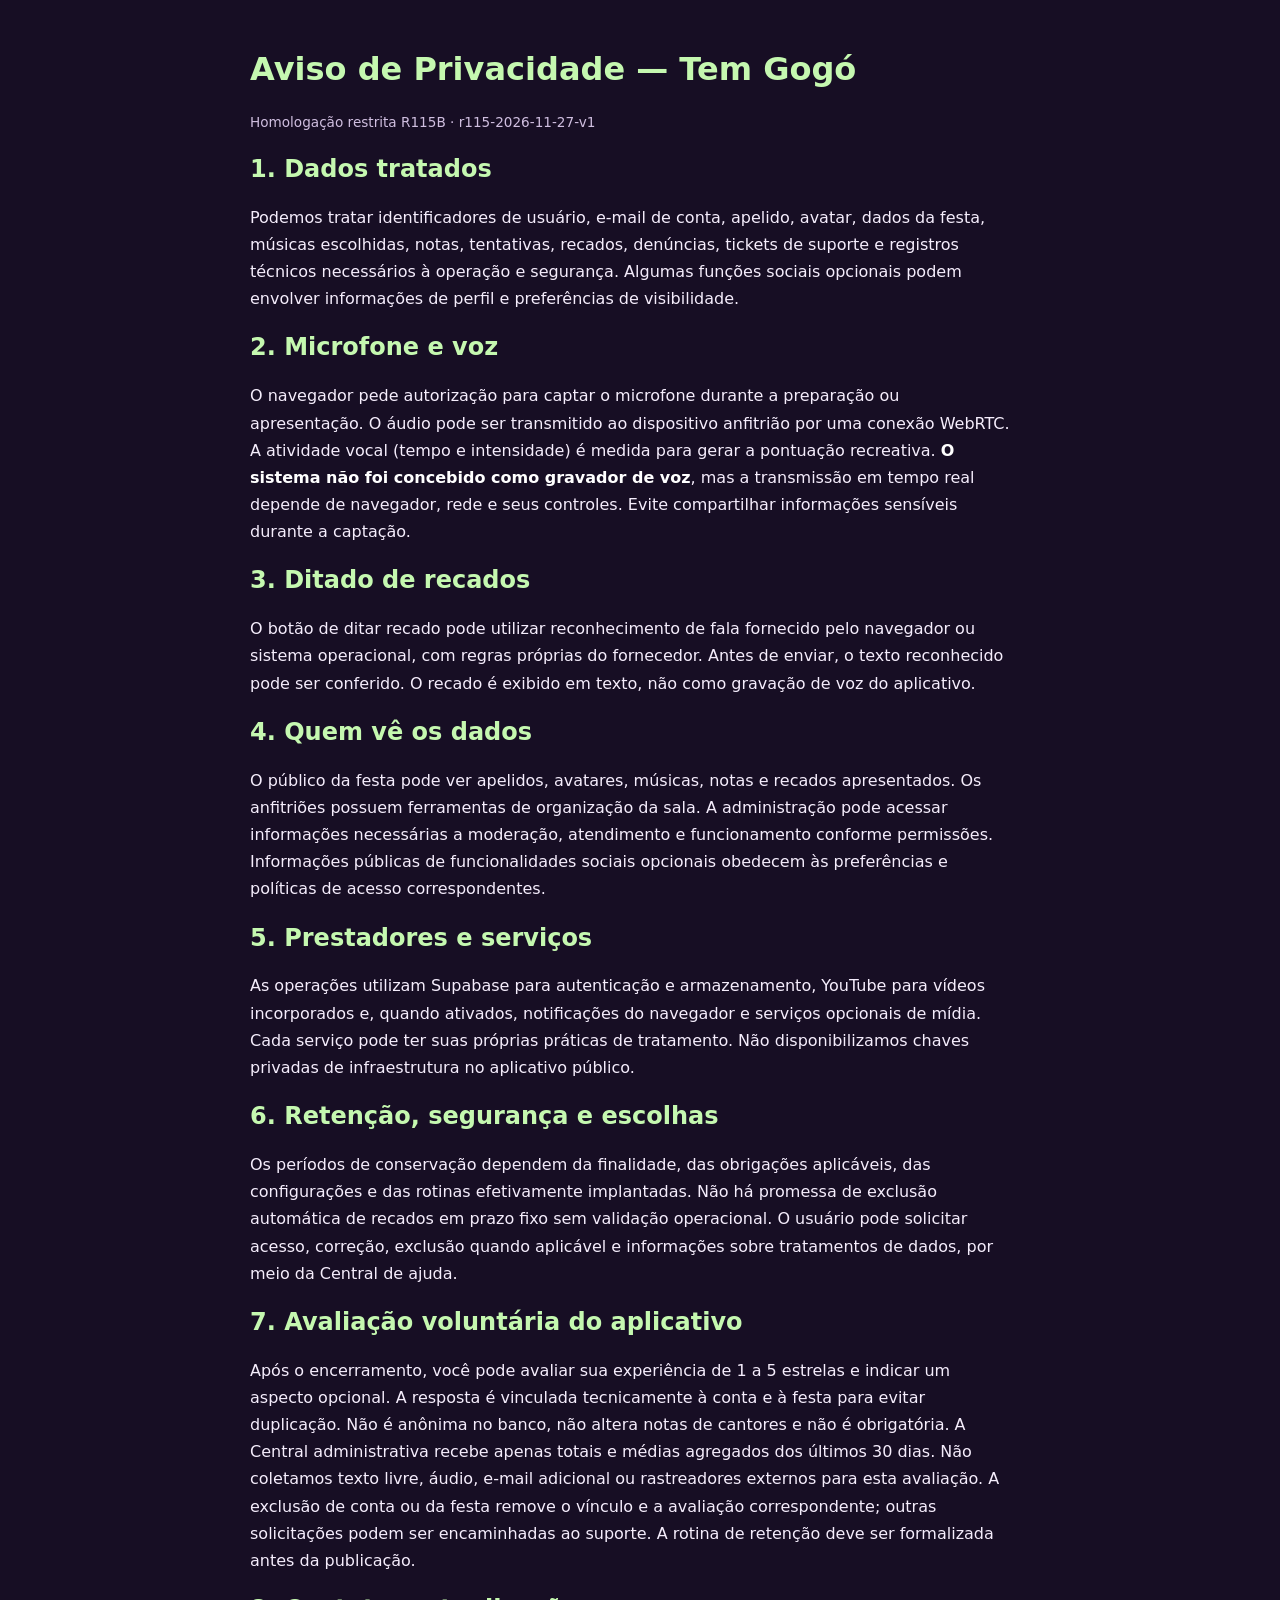
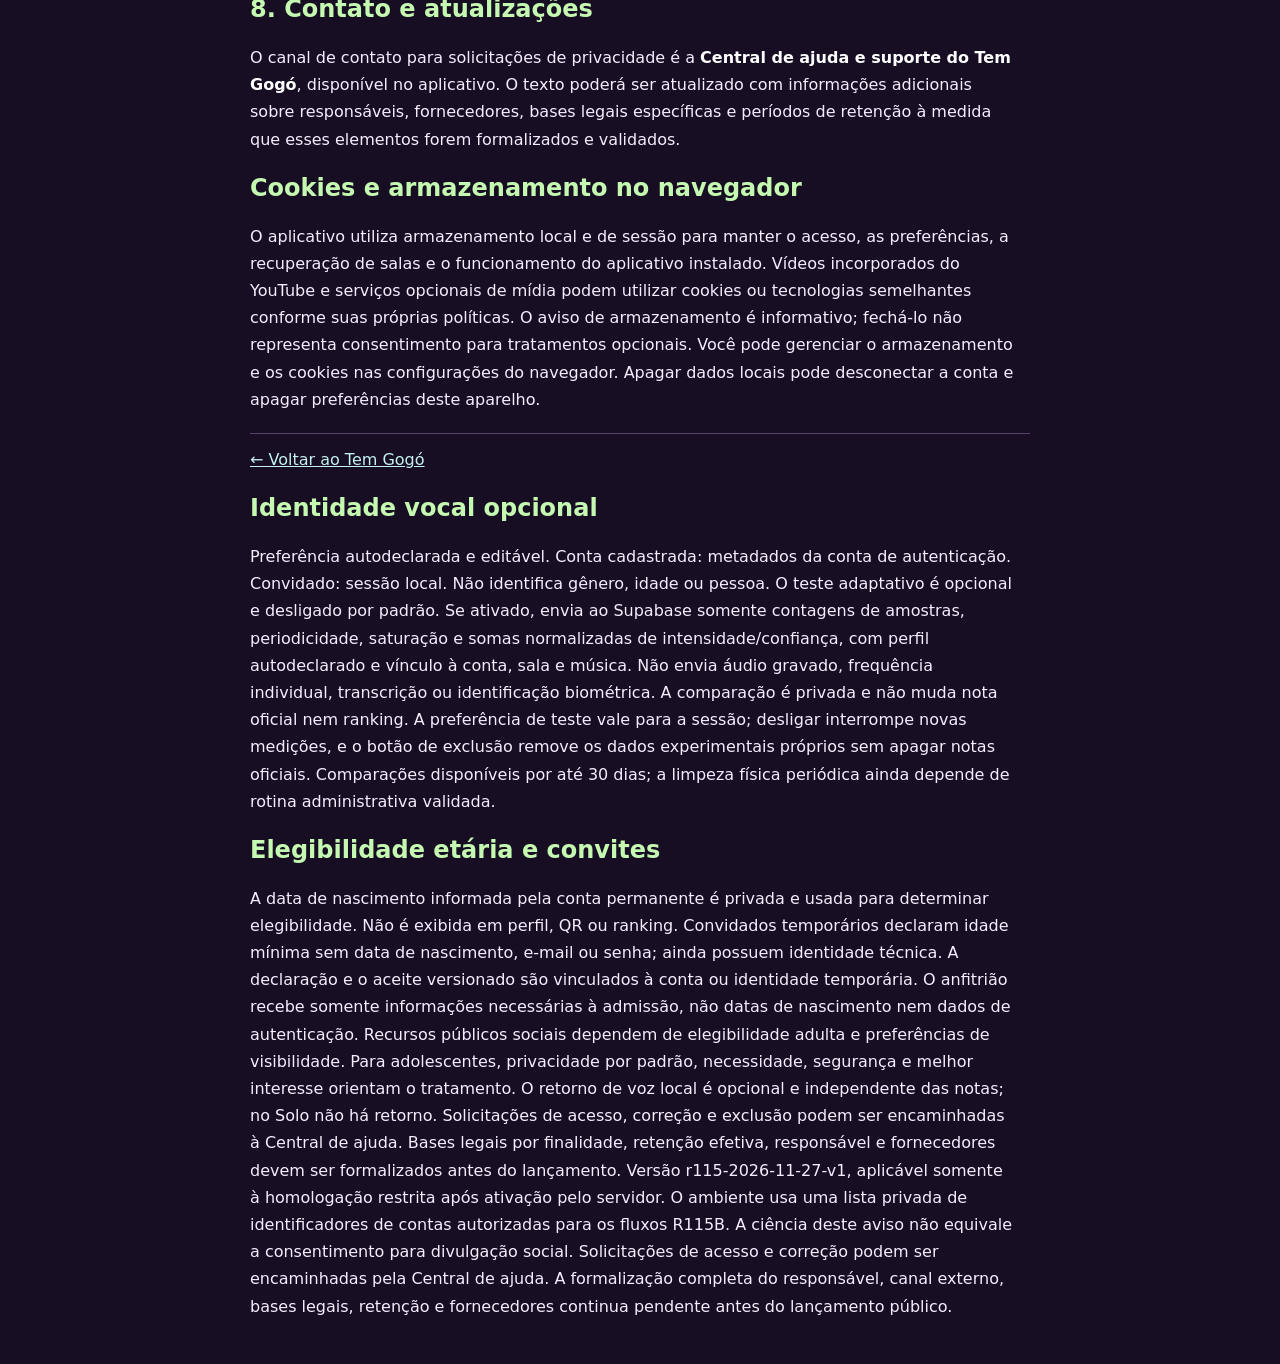
<file: privacidade.html>
<!doctype html><html lang="pt-BR"><head><meta charset="utf-8"><meta name="viewport" content="width=device-width,initial-scale=1"><title>Tem Gogó · Aviso de Privacidade</title><style>body{background:#170e24;color:#f5edfc;max-width:780px;margin:auto;padding:28px 18px;font:16px/1.7 system-ui,-apple-system,sans-serif}h1,h2{color:#c5f8b0;line-height:1.25}a{color:#c4f0ed}p,li{max-width:75ch}.tag{font-size:.85rem;color:#d0bfe0}nav{margin:20px 0;border-top:1px solid #574369;padding-top:12px}strong{color:white}</style></head><body><h1>Aviso de Privacidade — Tem Gogó</h1><p class="tag">Homologação restrita R115B · r115-2026-11-27-v1</p><h2>1. Dados tratados</h2><p>Podemos tratar identificadores de usuário, e-mail de conta, apelido, avatar, dados da festa, músicas escolhidas, notas, tentativas, recados, denúncias, tickets de suporte e registros técnicos necessários à operação e segurança. Algumas funções sociais opcionais podem envolver informações de perfil e preferências de visibilidade.</p>
<h2>2. Microfone e voz</h2><p>O navegador pede autorização para captar o microfone durante a preparação ou apresentação. O áudio pode ser transmitido ao dispositivo anfitrião por uma conexão WebRTC. A atividade vocal (tempo e intensidade) é medida para gerar a pontuação recreativa. <strong>O sistema não foi concebido como gravador de voz</strong>, mas a transmissão em tempo real depende de navegador, rede e seus controles. Evite compartilhar informações sensíveis durante a captação.</p>
<h2>3. Ditado de recados</h2><p>O botão de ditar recado pode utilizar reconhecimento de fala fornecido pelo navegador ou sistema operacional, com regras próprias do fornecedor. Antes de enviar, o texto reconhecido pode ser conferido. O recado é exibido em texto, não como gravação de voz do aplicativo.</p>
<h2>4. Quem vê os dados</h2><p>O público da festa pode ver apelidos, avatares, músicas, notas e recados apresentados. Os anfitriões possuem ferramentas de organização da sala. A administração pode acessar informações necessárias a moderação, atendimento e funcionamento conforme permissões. Informações públicas de funcionalidades sociais opcionais obedecem às preferências e políticas de acesso correspondentes.</p>
<h2>5. Prestadores e serviços</h2><p>As operações utilizam Supabase para autenticação e armazenamento, YouTube para vídeos incorporados e, quando ativados, notificações do navegador e serviços opcionais de mídia. Cada serviço pode ter suas próprias práticas de tratamento. Não disponibilizamos chaves privadas de infraestrutura no aplicativo público.</p>
<h2>6. Retenção, segurança e escolhas</h2><p>Os períodos de conservação dependem da finalidade, das obrigações aplicáveis, das configurações e das rotinas efetivamente implantadas. Não há promessa de exclusão automática de recados em prazo fixo sem validação operacional. O usuário pode solicitar acesso, correção, exclusão quando aplicável e informações sobre tratamentos de dados, por meio da Central de ajuda.</p>
<h2>7. Avaliação voluntária do aplicativo</h2><p>Após o encerramento, você pode avaliar sua experiência de 1 a 5 estrelas e indicar um aspecto opcional. A resposta é vinculada tecnicamente à conta e à festa para evitar duplicação. Não é anônima no banco, não altera notas de cantores e não é obrigatória. A Central administrativa recebe apenas totais e médias agregados dos últimos 30 dias. Não coletamos texto livre, áudio, e-mail adicional ou rastreadores externos para esta avaliação. A exclusão de conta ou da festa remove o vínculo e a avaliação correspondente; outras solicitações podem ser encaminhadas ao suporte. A rotina de retenção deve ser formalizada antes da publicação.</p><h2>8. Contato e atualizações</h2><p>O canal de contato para solicitações de privacidade é a <strong>Central de ajuda e suporte do Tem Gogó</strong>, disponível no aplicativo. O texto poderá ser atualizado com informações adicionais sobre responsáveis, fornecedores, bases legais específicas e períodos de retenção à medida que esses elementos forem formalizados e validados.</p><section id="cookies"><h2>Cookies e armazenamento no navegador</h2><p>O aplicativo utiliza armazenamento local e de sessão para manter o acesso, as preferências, a recuperação de salas e o funcionamento do aplicativo instalado. Vídeos incorporados do YouTube e serviços opcionais de mídia podem utilizar cookies ou tecnologias semelhantes conforme suas próprias políticas. O aviso de armazenamento é informativo; fechá-lo não representa consentimento para tratamentos opcionais. Você pode gerenciar o armazenamento e os cookies nas configurações do navegador. Apagar dados locais pode desconectar a conta e apagar preferências deste aparelho.</p></section><nav><a href="./index.html">← Voltar ao Tem Gogó</a></nav><section><h2>Identidade vocal opcional</h2><p>Preferência autodeclarada e editável. Conta cadastrada: metadados da conta de autenticação. Convidado: sessão local. Não identifica gênero, idade ou pessoa. O teste adaptativo é opcional e desligado por padrão. Se ativado, envia ao Supabase somente contagens de amostras, periodicidade, saturação e somas normalizadas de intensidade/confiança, com perfil autodeclarado e vínculo à conta, sala e música. Não envia áudio gravado, frequência individual, transcrição ou identificação biométrica. A comparação é privada e não muda nota oficial nem ranking. A preferência de teste vale para a sessão; desligar interrompe novas medições, e o botão de exclusão remove os dados experimentais próprios sem apagar notas oficiais. Comparações disponíveis por até 30 dias; a limpeza física periódica ainda depende de rotina administrativa validada.</p></section><section><h2>Elegibilidade etária e convites</h2><p>A data de nascimento informada pela conta permanente é privada e usada para determinar elegibilidade. Não é exibida em perfil, QR ou ranking. Convidados temporários declaram idade mínima sem data de nascimento, e-mail ou senha; ainda possuem identidade técnica. A declaração e o aceite versionado são vinculados à conta ou identidade temporária. O anfitrião recebe somente informações necessárias à admissão, não datas de nascimento nem dados de autenticação. Recursos públicos sociais dependem de elegibilidade adulta e preferências de visibilidade. Para adolescentes, privacidade por padrão, necessidade, segurança e melhor interesse orientam o tratamento. O retorno de voz local é opcional e independente das notas; no Solo não há retorno. Solicitações de acesso, correção e exclusão podem ser encaminhadas à Central de ajuda. Bases legais por finalidade, retenção efetiva, responsável e fornecedores devem ser formalizados antes do lançamento. Versão r115-2026-11-27-v1, aplicável somente à homologação restrita após ativação pelo servidor. O ambiente usa uma lista privada de identificadores de contas autorizadas para os fluxos R115B. A ciência deste aviso não equivale a consentimento para divulgação social. Solicitações de acesso e correção podem ser encaminhadas pela Central de ajuda. A formalização completa do responsável, canal externo, bases legais, retenção e fornecedores continua pendente antes do lançamento público.</p></section></body></html>
</file>
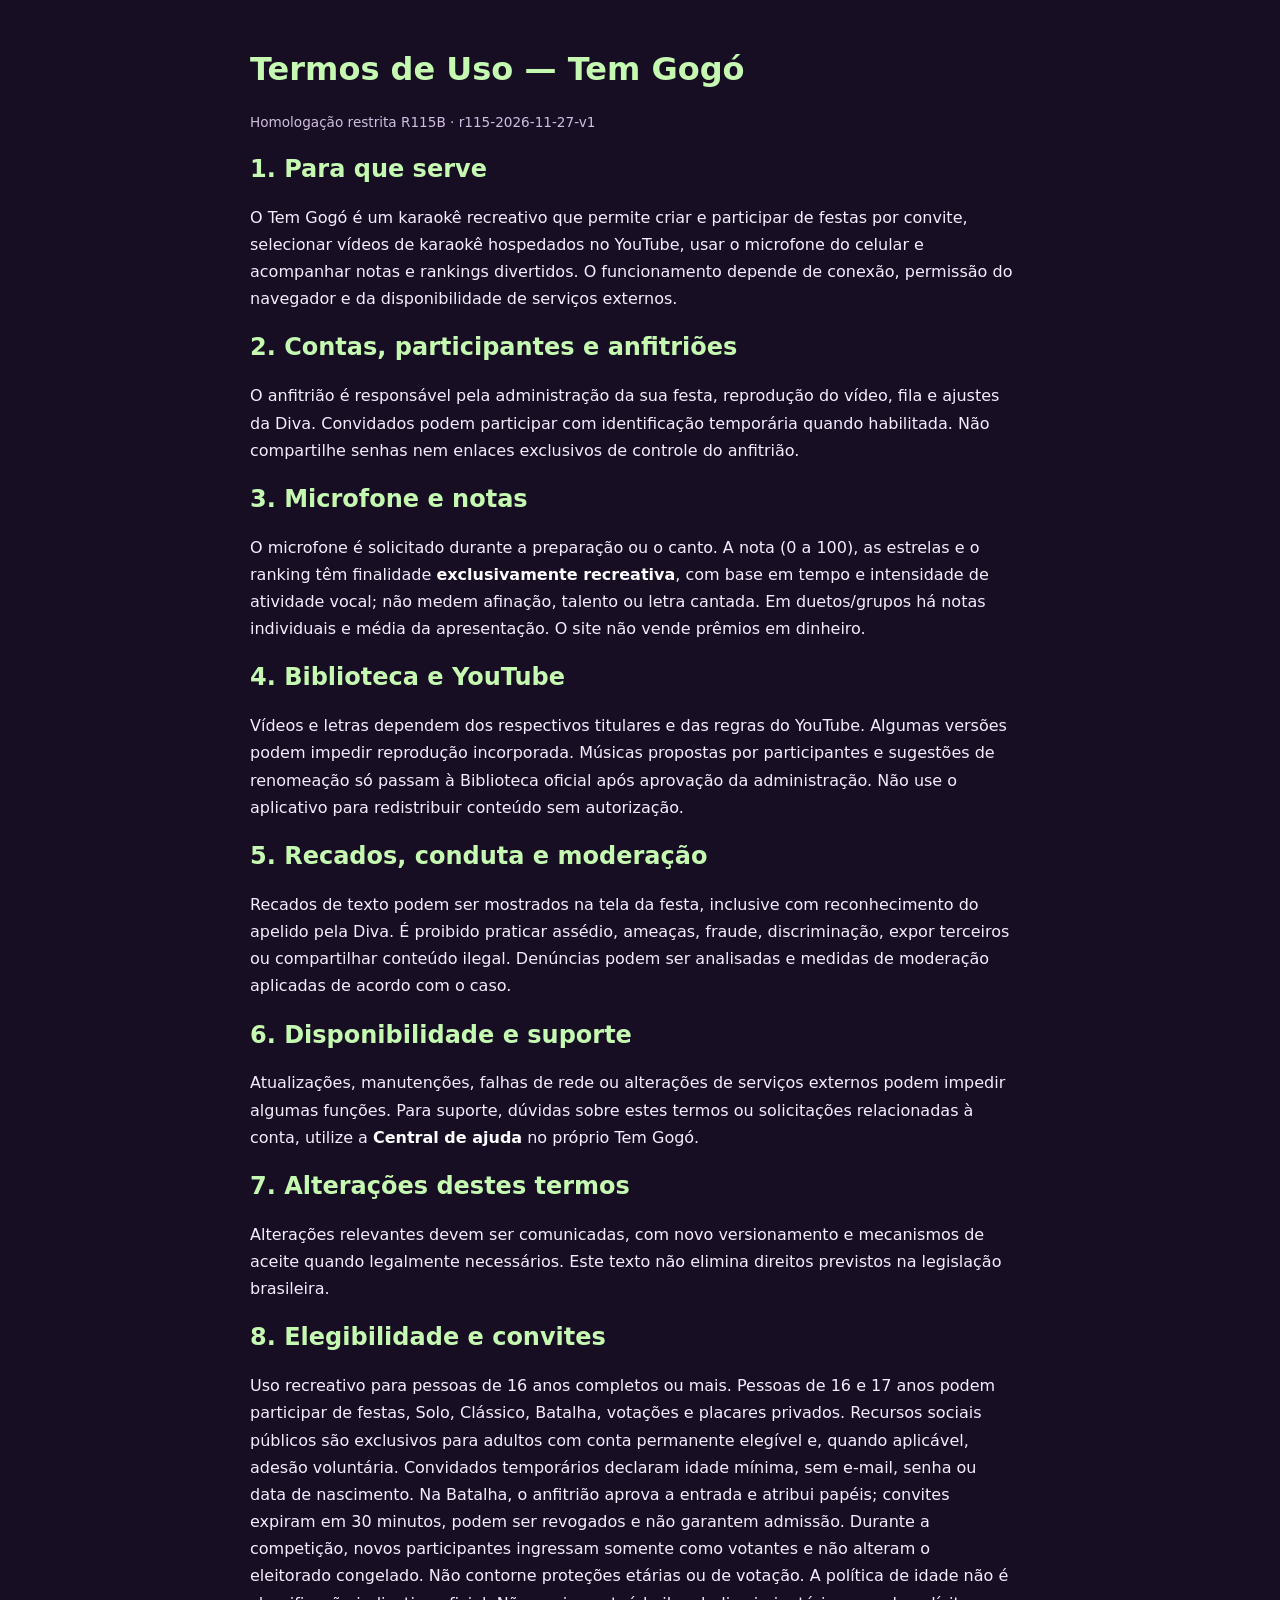
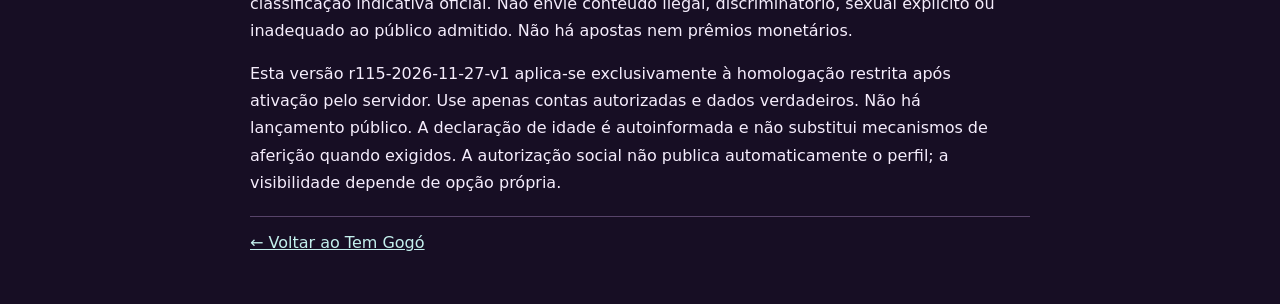
<file: termos.html>
<!doctype html><html lang="pt-BR"><head><meta charset="utf-8"><meta name="viewport" content="width=device-width,initial-scale=1"><title>Tem Gogó · Termos de Uso</title><style>body{background:#170e24;color:#f5edfc;max-width:780px;margin:auto;padding:28px 18px;font:16px/1.7 system-ui,-apple-system,sans-serif}h1,h2{color:#c5f8b0;line-height:1.25}a{color:#c4f0ed}p,li{max-width:75ch}.tag{font-size:.85rem;color:#d0bfe0}nav{margin:20px 0;border-top:1px solid #574369;padding-top:12px}strong{color:white}</style></head><body><h1>Termos de Uso — Tem Gogó</h1><p class="tag">Homologação restrita R115B · r115-2026-11-27-v1</p><h2>1. Para que serve</h2><p>O Tem Gogó é um karaokê recreativo que permite criar e participar de festas por convite, selecionar vídeos de karaokê hospedados no YouTube, usar o microfone do celular e acompanhar notas e rankings divertidos. O funcionamento depende de conexão, permissão do navegador e da disponibilidade de serviços externos.</p>
<h2>2. Contas, participantes e anfitriões</h2><p>O anfitrião é responsável pela administração da sua festa, reprodução do vídeo, fila e ajustes da Diva. Convidados podem participar com identificação temporária quando habilitada. Não compartilhe senhas nem enlaces exclusivos de controle do anfitrião.</p>
<h2>3. Microfone e notas</h2><p>O microfone é solicitado durante a preparação ou o canto. A nota (0 a 100), as estrelas e o ranking têm finalidade <strong>exclusivamente recreativa</strong>, com base em tempo e intensidade de atividade vocal; não medem afinação, talento ou letra cantada. Em duetos/grupos há notas individuais e média da apresentação. O site não vende prêmios em dinheiro.</p>
<h2>4. Biblioteca e YouTube</h2><p>Vídeos e letras dependem dos respectivos titulares e das regras do YouTube. Algumas versões podem impedir reprodução incorporada. Músicas propostas por participantes e sugestões de renomeação só passam à Biblioteca oficial após aprovação da administração. Não use o aplicativo para redistribuir conteúdo sem autorização.</p>
<h2>5. Recados, conduta e moderação</h2><p>Recados de texto podem ser mostrados na tela da festa, inclusive com reconhecimento do apelido pela Diva. É proibido praticar assédio, ameaças, fraude, discriminação, expor terceiros ou compartilhar conteúdo ilegal. Denúncias podem ser analisadas e medidas de moderação aplicadas de acordo com o caso.</p>
<h2>6. Disponibilidade e suporte</h2><p>Atualizações, manutenções, falhas de rede ou alterações de serviços externos podem impedir algumas funções. Para suporte, dúvidas sobre estes termos ou solicitações relacionadas à conta, utilize a <strong>Central de ajuda</strong> no próprio Tem Gogó.</p>
<h2>7. Alterações destes termos</h2><p>Alterações relevantes devem ser comunicadas, com novo versionamento e mecanismos de aceite quando legalmente necessários. Este texto não elimina direitos previstos na legislação brasileira.</p><section><h2>8. Elegibilidade e convites</h2><p>Uso recreativo para pessoas de 16 anos completos ou mais. Pessoas de 16 e 17 anos podem participar de festas, Solo, Clássico, Batalha, votações e placares privados. Recursos sociais públicos são exclusivos para adultos com conta permanente elegível e, quando aplicável, adesão voluntária. Convidados temporários declaram idade mínima, sem e-mail, senha ou data de nascimento. Na Batalha, o anfitrião aprova a entrada e atribui papéis; convites expiram em 30 minutos, podem ser revogados e não garantem admissão. Durante a competição, novos participantes ingressam somente como votantes e não alteram o eleitorado congelado. Não contorne proteções etárias ou de votação. A política de idade não é classificação indicativa oficial. Não envie conteúdo ilegal, discriminatório, sexual explícito ou inadequado ao público admitido. Não há apostas nem prêmios monetários.</p><p>Esta versão r115-2026-11-27-v1 aplica-se exclusivamente à homologação restrita após ativação pelo servidor. Use apenas contas autorizadas e dados verdadeiros. Não há lançamento público. A declaração de idade é autoinformada e não substitui mecanismos de aferição quando exigidos. A autorização social não publica automaticamente o perfil; a visibilidade depende de opção própria.</p></section><nav><a href="./index.html">← Voltar ao Tem Gogó</a></nav></body></html>
</file>
